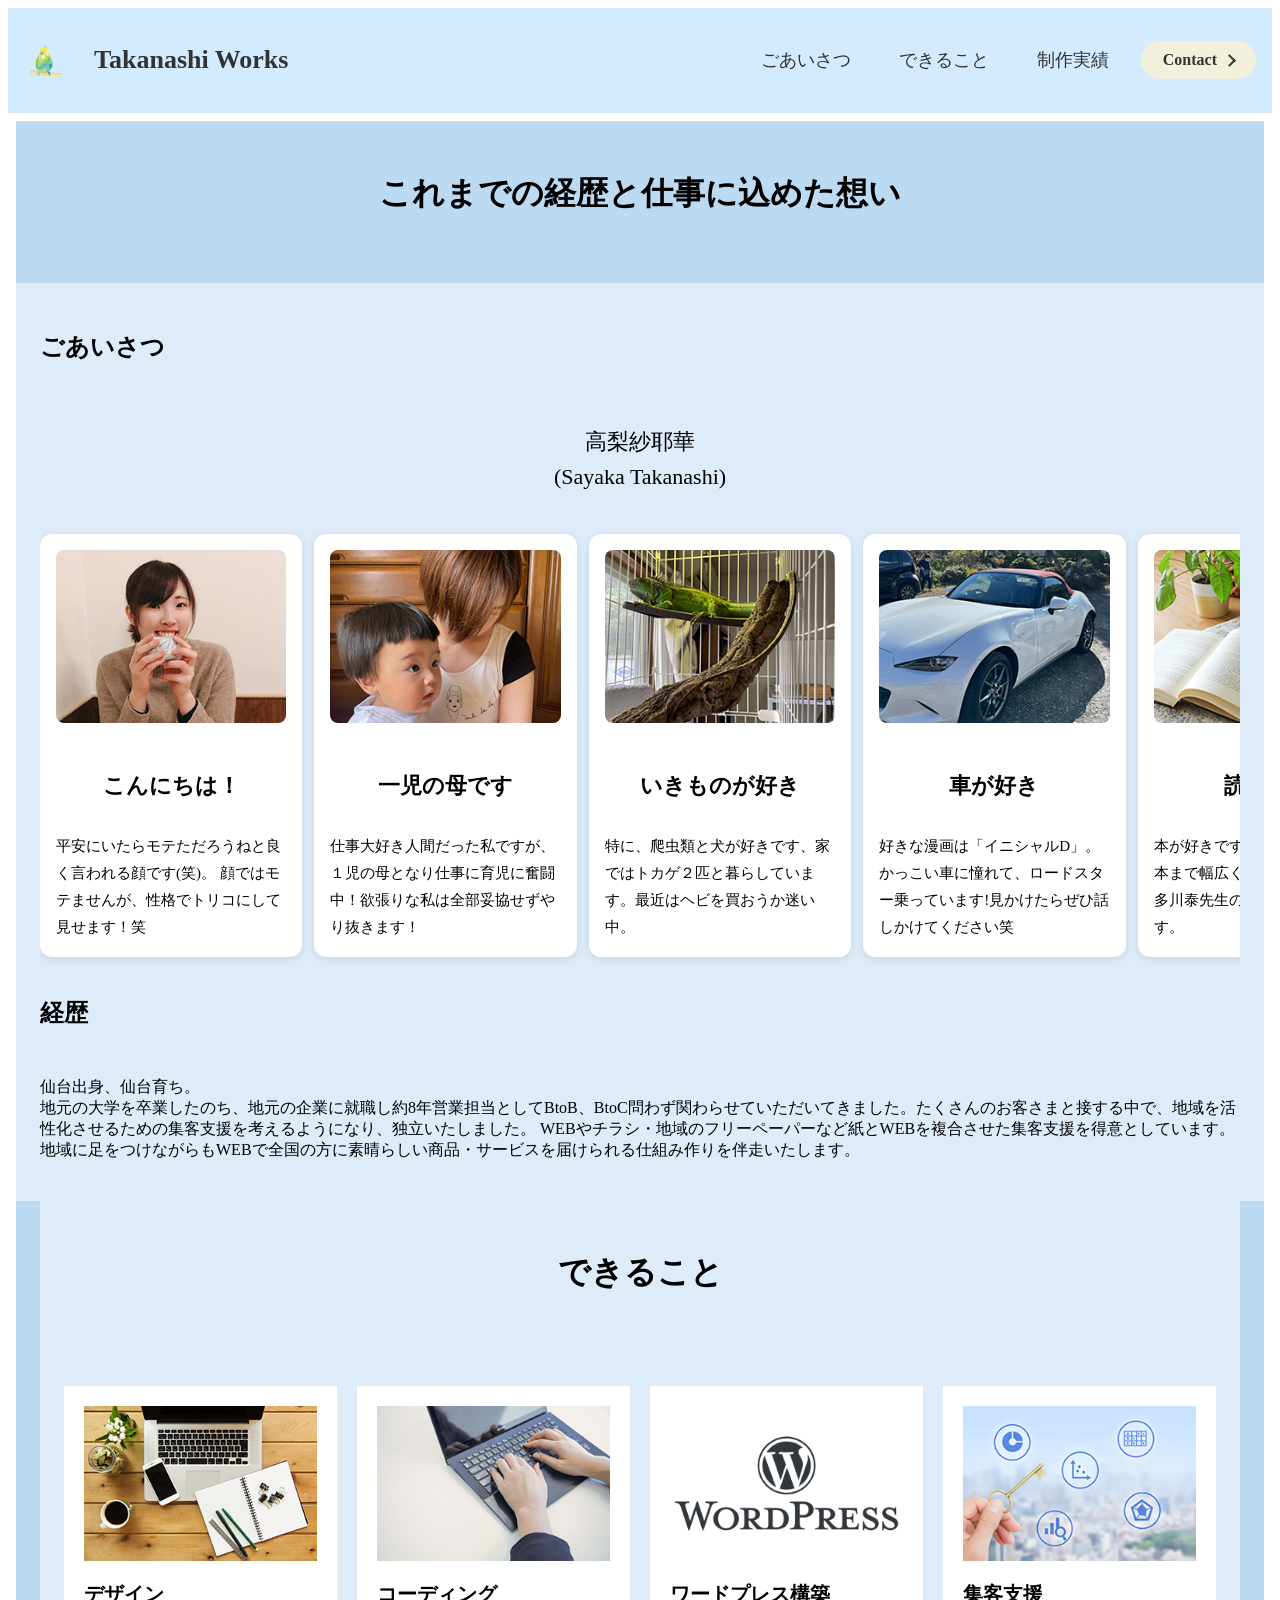
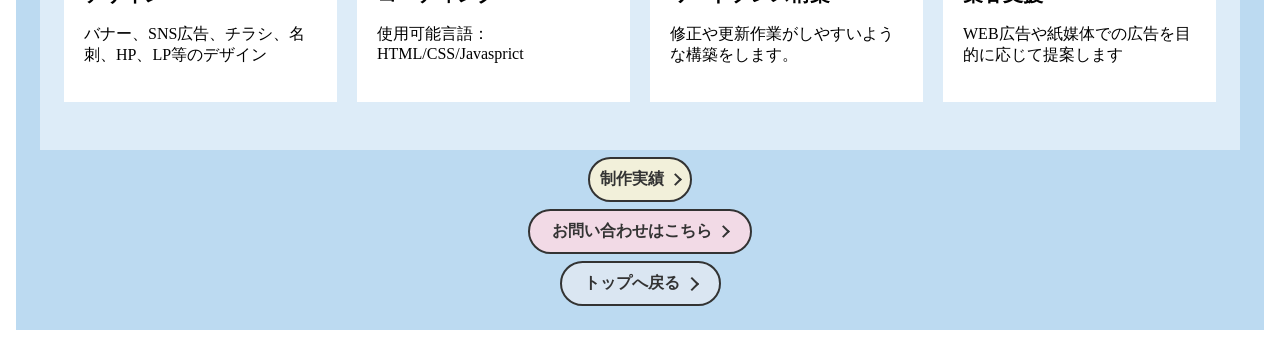
<file: about.html>
<!DOCTYPE html>
<html lang="ja">

<head>
    <meta charset="UTF-8">
    <meta name="viewport" content="width=device-width, initial-scale=1.0">
    <title>Takanashi Works</title>
    <link rel="stylesheet" href="CSS/style.css">
</head>

<body id="top">
    <!-- =================
Header
================= -->
    <header class="header">
        <div class="header__inner">
            <h1 class="header__logo">
                <a href="/">
                    <img src="img/logo_image.png" alt="Takanashi Works logo">
                    <span class="header__logo-text">
                        Takanashi Works
                    </span>
                </a>
            </h1>
            <!-- ハンバーガー -->
            <button class="hamburger" id="hamburger">
                <span></span>
                <span></span>
                <span></span>
            </button>
            <!-- ナビゲーション -->
            <div class="navigation-container">
                <nav class="nav" id="nav">
                    <ul class="nav__list">
                        <li><a href="/about.html">ごあいさつ</a></li>
                        <li><a href="#skils">できること</a></li>
                        <li><a href="/works.html">制作実績</a></li>
                    </ul>
                    <!-- CTAボタン-->
                    <a href="/contact.html" class="header__contact">
                        Contact
                    </a>

                </nav>
            </div>
        </div>
        <div class="overlay" id="overlay"></div>
    </header>
    <main>
        <!-- ABOUT -->
        <section class="profile">
            <h2 class="profile-title">これまでの経歴と仕事に込めた想い</h2>
            <div class="profile-wrapper">
                <h3 class="profile-ContentTitle">ごあいさつ</h3>
                <h4 class="profile-subTitle">高梨紗耶華<br>(Sayaka Takanashi)</h4>
                <div class="profile-card__item-wrapper">
                    <ul class="profileCard">
                        <li class="profileCard__item">
                            <div class="profileCard__img-area">
                                <img src="img/about_my.png" alt="自分の写真">
                            </div>
                            <div class="text-area">
                                <h3 class="profileCard__title">こんにちは！</h3>
                                <p class="profileCard__text">平安にいたらモテただろうねと良く言われる顔です(笑)。 顔ではモテませんが、性格でトリコにして見せます！笑</p>
                            </div>
                        </li>
                        <li class="profileCard__item">
                            <div class="profileCard__img-area">
                                <img src="img/about_mother.png" alt="子どもと自分の写真">
                            </div>
                            <div class="text-area">
                                <h3 class="profileCard__title">一児の母です</h3>
                                <p class="card__text">仕事大好き人間だった私ですが、１児の母となり仕事に育児に奮闘中！欲張りな私は全部妥協せずやり抜きます！</p>
                            </div>
                        </li>
                        <li class="profileCard__item">
                            <div class="profileCard__img-area">
                                <img src="img/about_mypet.png" alt="ペットの写真">
                            </div>
                            <div class="text-area">
                                <h3 class="profileCard__title">いきものが好き</h3>
                                <p class="profileCard__text">特に、爬虫類と犬が好きです、家ではトカゲ２匹と暮らしています。最近はヘビを買おうか迷い中。</p>
                            </div>
                        </li>
                        <li class="profileCard__item">
                            <div class="profileCard__img-area">
                                <img src="img/about_mycar.png" alt="車の写真">
                            </div>
                            <div class="text-area">
                                <h3 class="profileCard__title">車が好き</h3>
                                <p class="profileCard__text">好きな漫画は「イニシャルD」。かっこい車に憧れて、ロードスター乗っています!見かけたらぜひ話しかけてください笑</p>
                            </div>
                        </li>
                        <li class="profileCard__item">
                            <div class="profileCard__img-area">
                                <img src="img/about_imagebook.png" alt="本の写真">
                            </div>
                            <div class="text-area">
                                <h3 class="profileCard__title">読書好き</h3>
                                <p class="profileCard__text">本が好きです。小説から自己啓発本まで幅広く読みます。特に、喜多川泰先生のファン歴10年以上です。</p>
                            </div>
                        </li>
                    </ul>
                </div>
                <div>
                    <h3 class="profile-ContentTitle">経歴</h3>
                </div>
                <div class="profile-ContentText">
                    <p>仙台出身、仙台育ち。<br>
                        地元の大学を卒業したのち、地元の企業に就職し約8年営業担当としてBtoB、BtoC問わず関わらせていただいてきました。たくさんのお客さまと接する中で、地域を活性化させるための集客支援を考えるようになり、独立いたしました。
                        WEBやチラシ・地域のフリーペーパーなど紙とWEBを複合させた集客支援を得意としています。地域に足をつけながらもWEBで全国の方に素晴らしい商品・サービスを届けられる仕組み作りを伴走いたします。
                    </p>
                </div>
            </div>
            <div class="skils-wrapper">
                <div>
                    <h2 class="skils-title">できること</h2>
                </div>
                <div class="skils-card__item-wrapper">
                    <ul class="skilsCard">
                        <li class="skilsCard__item">
                            <div class="skilsCard__img-area">
                                <img src="img/design(300*200)skils-1.png" alt="パソコンとノート">
                            </div>
                            <div class="skilsCard_text-area">
                                <h3 class="skilsCard__title">デザイン</h3>
                                <p>バナー、SNS広告、チラシ、名刺、HP、LP等のデザイン</p>
                            </div>
                        </li>
                        <li class="skilsCard__item">
                            <div class="skilsCard__img-area">
                                <img src="img/cording(300*200)skils-2.png" alt="パソコンで作業をする手">
                            </div>
                            <div class="skilsCard_text-area">
                                <h3 class="skilsCard__title">コーディング</h3>
                                <p>使用可能言語：HTML/CSS/Javasprict</p>
                            </div>
                        </li>
                        <li class="skilsCard__item">
                            <div class="skilsCard__img-area">
                                <img src="img/wordpress(300*200)skils-4.png" alt="ワードプレス">
                            </div>
                            <div class="skilsCard_text-area">
                                <h3 class="skilsCard__title">ワードプレス構築</h3>
                                <p>修正や更新作業がしやすいような構築をします。</p>
                            </div>
                        </li>
                        <li class="skilsCard__item">
                            <div class="skilsCard__img-area">
                                <img src="img/集客支援(300*200)skils-4.png" alt="集客支援の画像">
                            </div>
                            <div class="skilsCard_text-area">
                                <h3 class="skilsCard__title">集客支援</h3>
                                <p>WEB広告や紙媒体での広告を目的に応じて提案します</p>
                            </div>
                        </li>
                    </ul>
                </div>
            </div>
            <div class="button-container">
                <a href="/works.html" class="works-button">制作実績</a>
                <a href="/contact.html" class="contact-button">お問い合わせはこちら</a>
                <a href="/index.html" class="back-button">トップへ戻る</a>
            </div>

        </section>

    </main>
    <script src="js/main.js"></script>
</body>
</file>
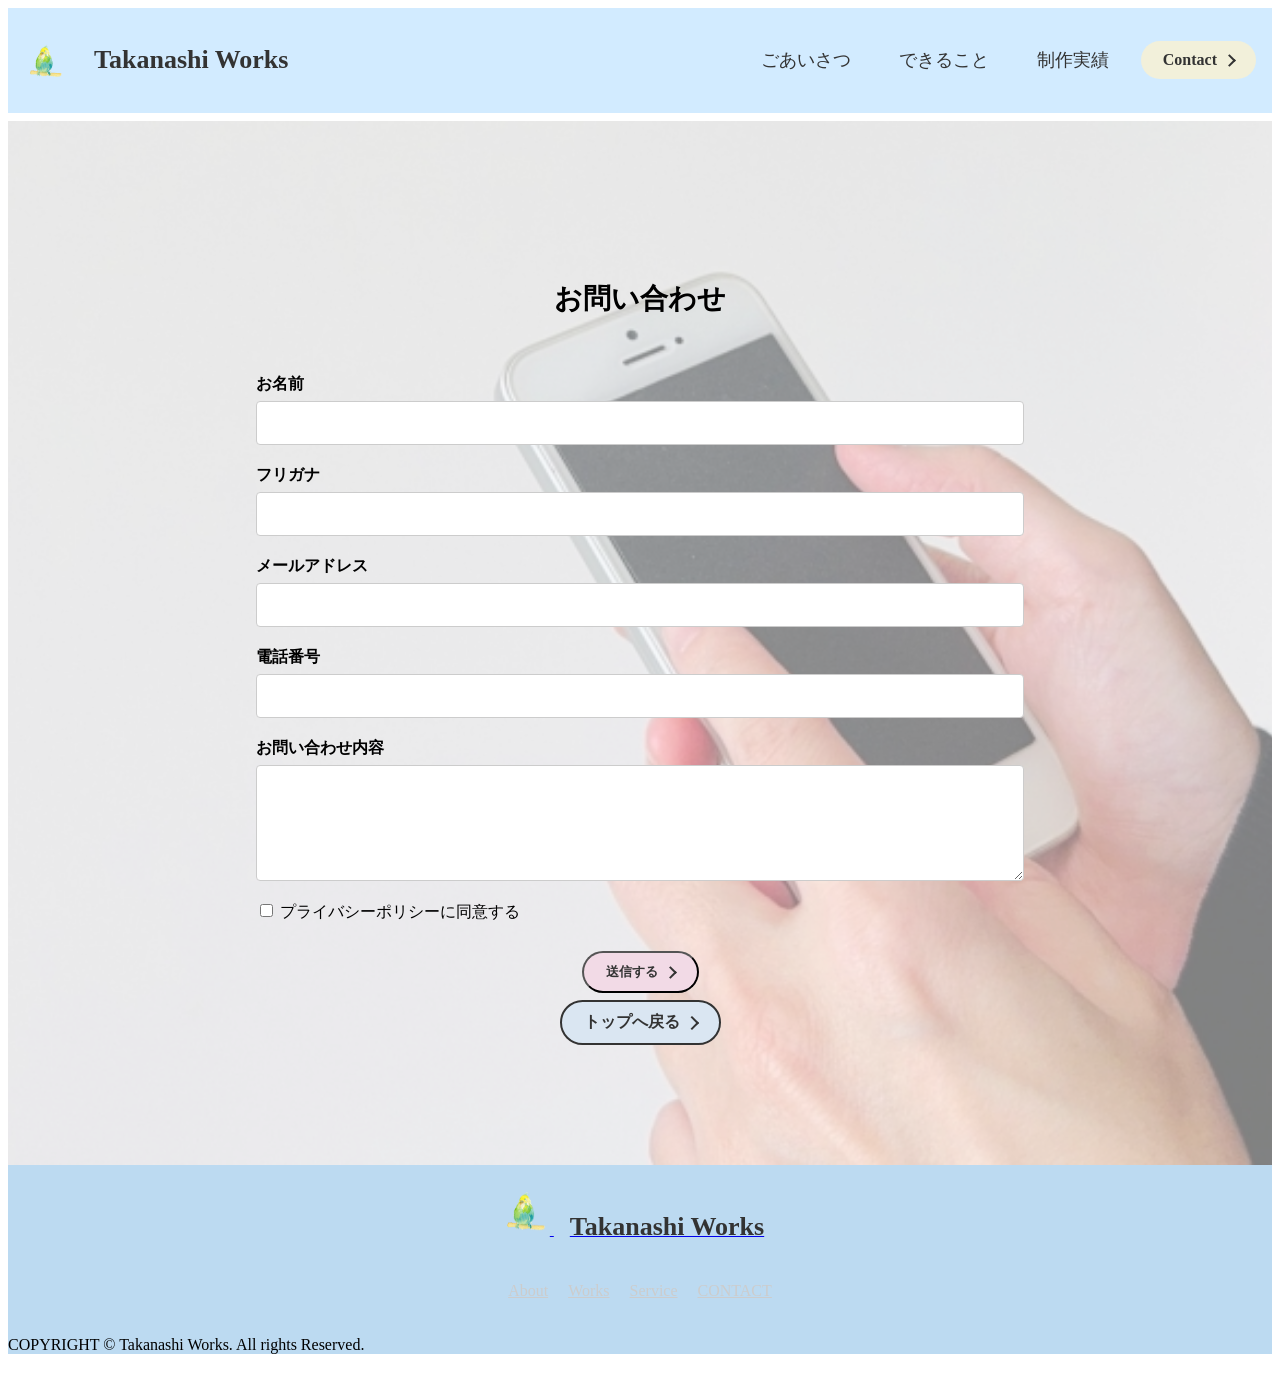
<file: contact.html>
<!DOCTYPE html>
<html lang="ja">

<head>
    <meta charset="UTF-8">
    <meta name="viewport" content="width=device-width, initial-scale=1.0">
    <title>Takanashi Works</title>
    <link rel="stylesheet" href="CSS/style.css">
</head>

<body>
    <!-- =================
Header
================= -->
    <!-- =================
Header
================= -->
    <header class="header">
        <div class="header__inner">
            <h1 class="header__logo">
                <a href="/">
                    <img src="img/logo_image.png" alt="Takanashi Works logo">
                    <span class="header__logo-text">
                        Takanashi Works
                    </span>
                </a>
            </h1>
            <!-- ハンバーガー -->
            <button class="hamburger" id="hamburger">
                <span></span>
                <span></span>
                <span></span>
            </button>
            <!-- ナビゲーション -->
            <div class="navigation-container">
                <nav class="nav" id="nav">
                    <ul class="nav__list">
                        <li><a href="/about.html">ごあいさつ</a></li>
                        <li><a href="#skils">できること</a></li>
                        <li><a href="/works.html">制作実績</a></li>
                    </ul>
                    <!-- CTAボタン-->
                    <a href="/contact.html" class="header__contact">
                        Contact
                    </a>

                </nav>
            </div>
        </div>
        <div class="overlay" id="overlay"></div>
    </header>
    <!-- Contact -->
    <section class="contact">
        <div class="contact__inner">
            <h2 class="contact__title">お問い合わせ</h2>
            <form class="contact__form" action="#" method="post">
                <!-- 名前 -->
                <div class="form-group">
                    <label for="name">お名前</label>
                    <input type="text" id="name" name="name" required>
                </div>
                <!-- フリガナ -->
                <div class="form-group">
                    <label for="kana">フリガナ</label>
                    <input type="text" id="kana" name="kana" required>
                </div>
                <!-- メール -->
                <div class="form-group">
                    <label for="email">メールアドレス</label>
                    <input type="email" id="email" name="email" required>
                </div>
                <!-- 電話 -->
                <div class="form-group">
                    <label for="tel">電話番号</label>
                    <input type="tel" id="tel" name="tel" required>
                </div>
                <!-- お問い合わせ内容-->
                <div class="form-group">
                    <label for="message">お問い合わせ内容</label>
                    <textarea id="message" name="message" rows="5"></textarea>
                </div>
                <!-- プライバシーポリシー -->
                <div class="form-check">
                    <label>
                        <input type="checkbox" name="privacy" required>
                        プライバシーポリシーに同意する
                    </label>
                </div>
                <!-- 送信するボタン -->
                <div class="form-submit">
                    <button type="submit">送信する</button>
                    <a href="/index.html" class="back-button">トップへ戻る</a>
                </div>

            </form>
        </div>

    </section>
    </main>
    <footer id="footer" class="footer outer-block">
        <div class="logo">

            <a href="#">
                <img src="img/logo_image.png" alt="鳥">
                <span class="header__logo-text">
                    Takanashi Works
                </span>
            </a>
        </div>
        <ul class="nav">
            <li><a href="#">About</a></li>
            <li><a href="#">Works</a></li>
            <li><a href="#">Service</a></li>
            <li><a href="#">CONTACT</a></li>
        </ul>
        <p class="copyright">
            COPYRIGHT © Takanashi Works. All rights Reserved.
        </p>
    </footer>
    <script src="js/main.js"></script>
</body>
</file>
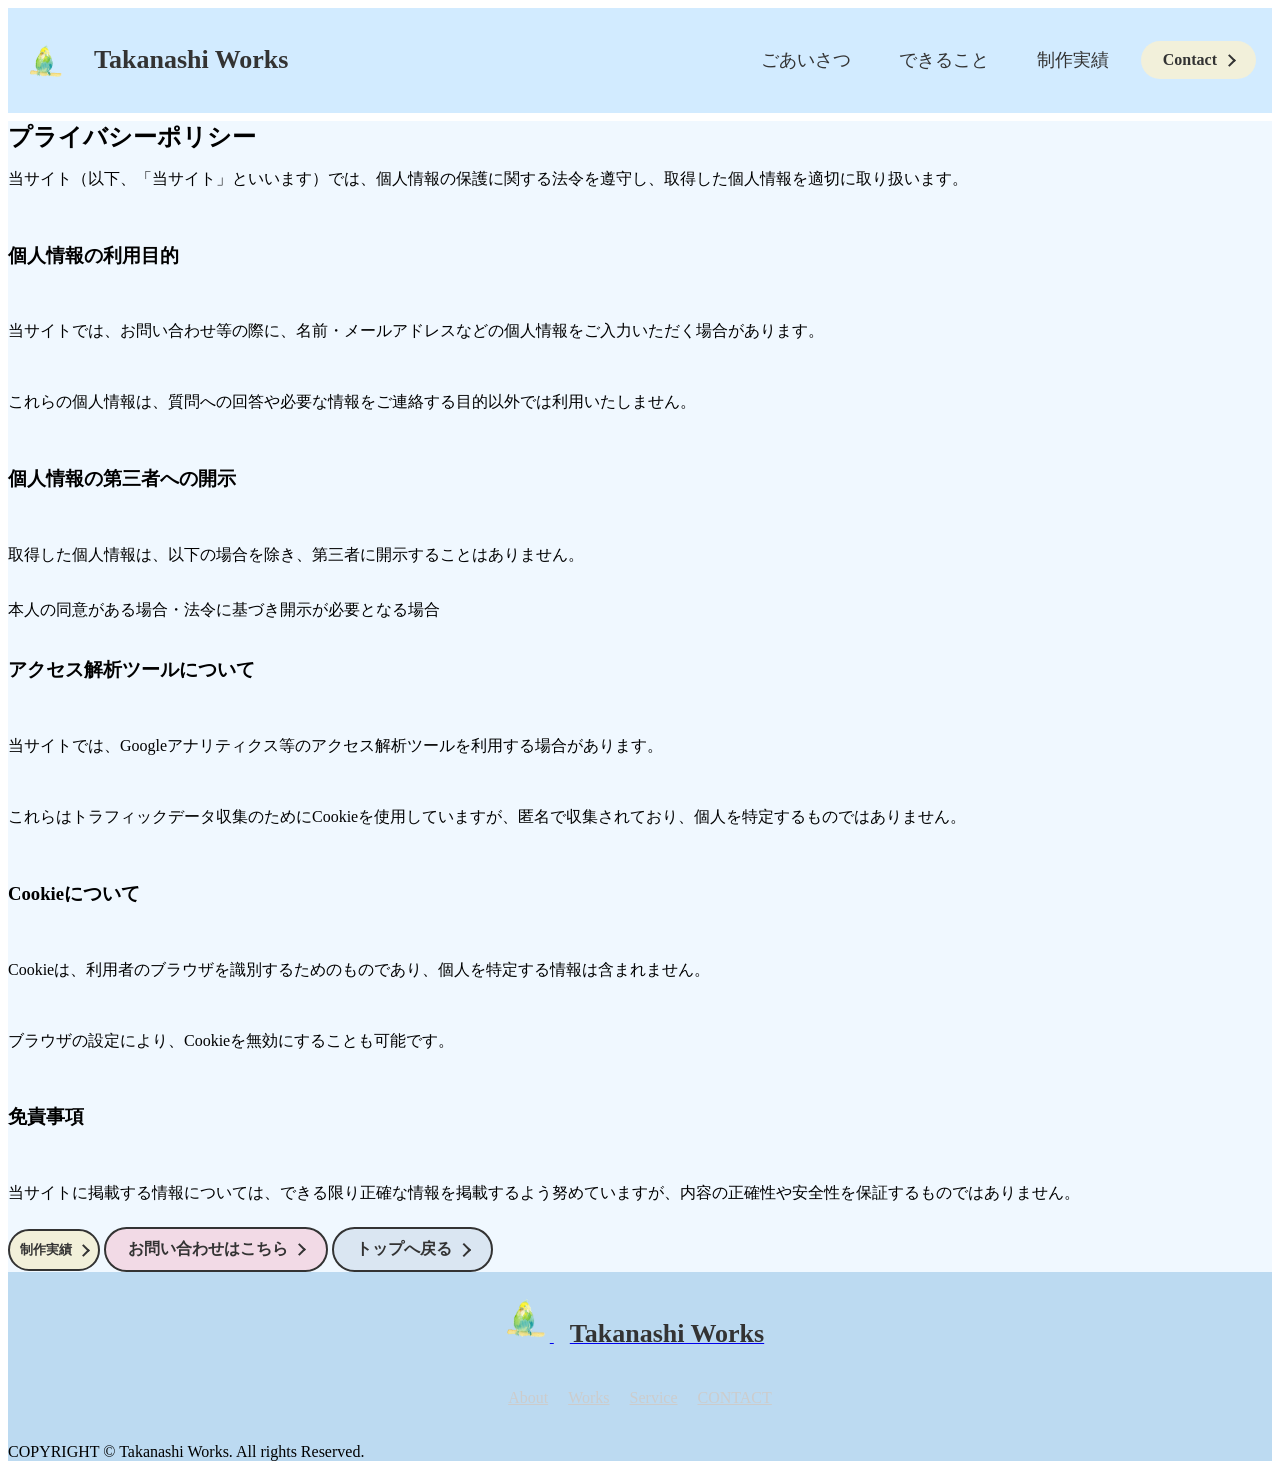
<file: privacy.html>
<!DOCTYPE html>
<html lang="ja">

<head>
    <meta charset="UTF-8">
    <meta name="viewport" content="width=device-width, initial-scale=1.0">
    <title>Takanashi Works</title>
    <link rel="stylesheet" href="CSS/style.css">
</head>

<body>
    <!-- =================
Header
================= -->
    <header class="header">
        <div class="header__inner">
            <h1 class="header__logo">
                <a href="/">
                    <img src="img/logo_image.png" alt="Takanashi Works logo">
                    <span class="header__logo-text">
                        Takanashi Works
                    </span>
                </a>
            </h1>
            <!-- ナビゲーション -->
            <nav class="nav">
                <ul class="nav__list">
                    <li><a href="/about.html">ごあいさつ</a></li>
                    <li><a href="#service">できること</a></li>
                    <li><a href="/works.html">制作実績</a></li>
                </ul>
            </nav>
            <!-- CTAボタン-->
            <a href="#contact" class="header__contact">
                Contact
            </a>
        </div>
    </header>
    <main>
        <section class="privacy">
            <div class="privacy-wrapper">
                <div class="privacy-Container">
                    <h2 class="privacy-title">プライバシーポリシー</h2>
                    <div class="privacy-text">
                        <p class="privacy-textP">当サイト（以下、「当サイト」といいます）では、個人情報の保護に関する法令を遵守し、取得した個人情報を適切に取り扱います。</p><br>
                        <h3>個人情報の利用目的</h3><br>
                        <p>当サイトでは、お問い合わせ等の際に、名前・メールアドレスなどの個人情報をご入力いただく場合があります。</p><br>
                        <p>これらの個人情報は、質問への回答や必要な情報をご連絡する目的以外では利用いたしません。</p><br>
                        <h3>個人情報の第三者への開示</h3><br>
                        <p>取得した個人情報は、以下の場合を除き、第三者に開示することはありません。</p><br>
                        <ul>
                            <li>本人の同意がある場合・法令に基づき開示が必要となる場合</li>
                        </ul><br>
                        <h3>アクセス解析ツールについて</h3><br>
                        <p>当サイトでは、Googleアナリティクス等のアクセス解析ツールを利用する場合があります。</p><br>
                        <p>これらはトラフィックデータ収集のためにCookieを使用していますが、匿名で収集されており、個人を特定するものではありません。</p><br>
                        <h3>Cookieについて</h3><br>
                        <p>Cookieは、利用者のブラウザを識別するためのものであり、個人を特定する情報は含まれません。</p><br>
                        <p>ブラウザの設定により、Cookieを無効にすることも可能です。</p><br>
                        <h3>免責事項</h3><br>
                        <p>当サイトに掲載する情報については、できる限り正確な情報を掲載するよう努めていますが、内容の正確性や安全性を保証するものではありません。</p>

                    </div>
                </div>
            </div>
            <button class="works-button">制作実績</button>
            <a href="/contact.html" class="contact-button">お問い合わせはこちら</a>
            <a href="/index.html" class="back-button">トップへ戻る</a>
        </section>

    </main>
    <footer id="footer" class="footer outer-block">
        <div class="logo">

            <a href="#">
                <img src="img/logo_image.png" alt="鳥">
                <span class="header__logo-text">
                    Takanashi Works
                </span>
            </a>
        </div>
        <ul class="nav">
            <li><a href="#">About</a></li>
            <li><a href="#">Works</a></li>
            <li><a href="#">Service</a></li>
            <li><a href="#">CONTACT</a></li>
        </ul>
        <p class="copyright">
            COPYRIGHT © Takanashi Works. All rights Reserved.
        </p>
    </footer>
    <script src="js/main.js"></script>
</body>
</file>
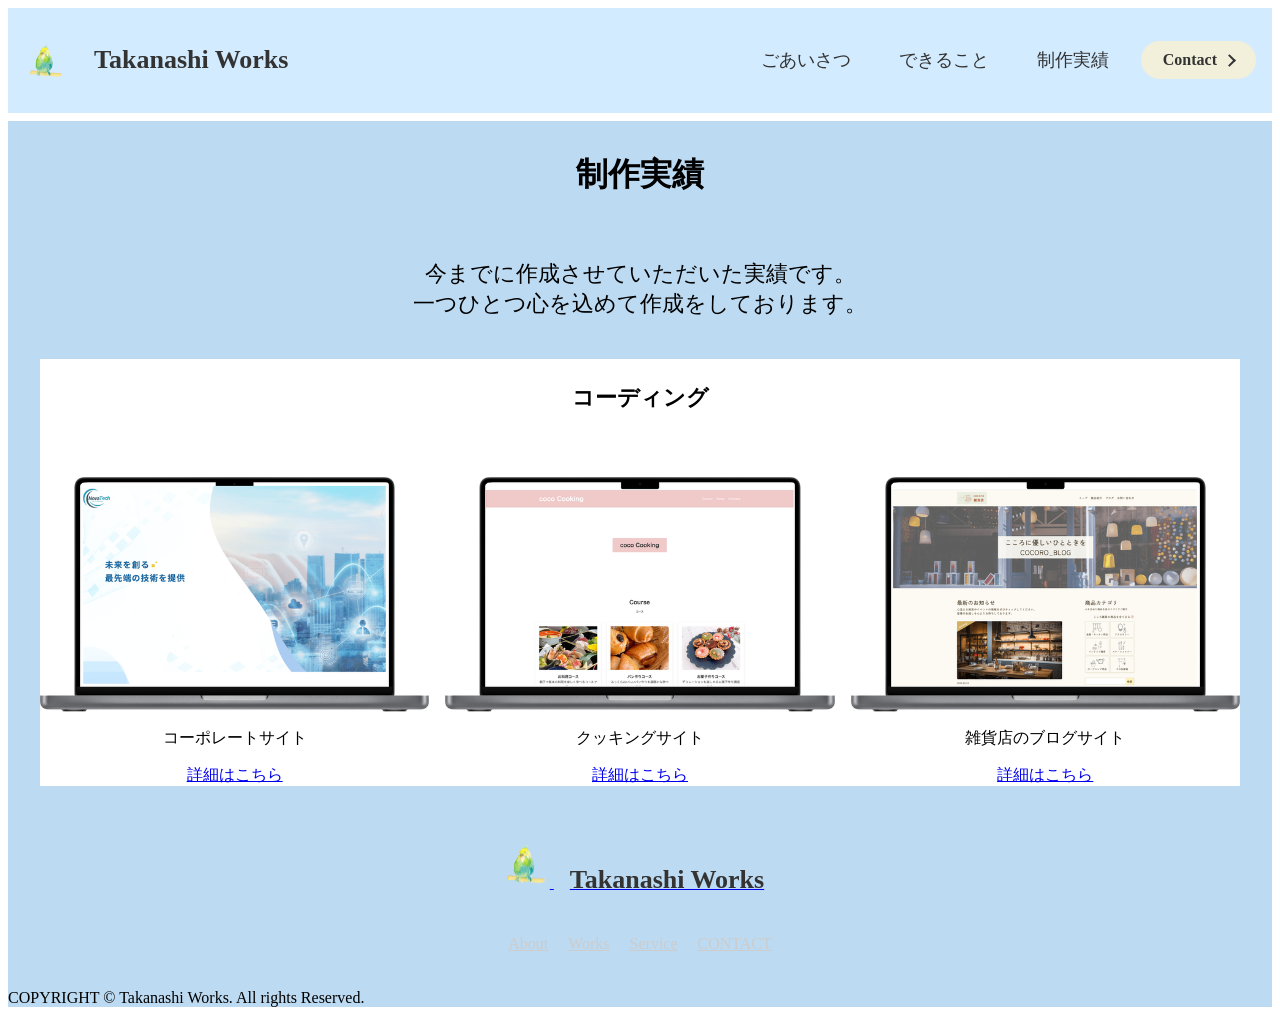
<file: works.html>
<!DOCTYPE html>
<html lang="ja">

<head>
    <meta charset="UTF-8">
    <meta name="viewport" content="width=device-width, initial-scale=1.0">
    <title>Takanashi Works</title>
    <link rel="stylesheet" href="CSS/style.css">
</head>

<body id="top">
    <!-- =================
Header
================= -->
    <header class="header">
        <div class="header__inner">
            <h1 class="header__logo">
                <a href="/">
                    <img src="img/logo_image.png" alt="Takanashi Works logo">
                    <span class="header__logo-text">
                        Takanashi Works
                    </span>
                </a>
            </h1>
            <!-- ハンバーガー -->
            <button class="hamburger" id="hamburger">
                <span></span>
                <span></span>
                <span></span>
            </button>
            <!-- ナビゲーション -->
            <div class="navigation-container">
                <nav class="nav" id="nav">
                    <ul class="nav__list">
                        <li><a href="/about.html">ごあいさつ</a></li>
                        <li><a href="#skils">できること</a></li>
                        <li><a href="#works">制作実績</a></li>
                    </ul>
                    <!-- CTAボタン-->
                    <a href="/contact.html" class="header__contact">
                        Contact
                    </a>

                </nav>
            </div>
        </div>
        <div class="overlay" id="overlay"></div>
    </header>
    <main>
        <!-- WORKS -->
        <section class="section__works">
            <h2 class="works-sectionTitle">制作実績</h2>
            <p class="works-sectionP">今までに作成させていただいた実績です。<br>
                一つひとつ心を込めて作成をしております。
            </p>
            <div class="works-section">
                <h3 class="works-HPdesignTitle">コーディング</h3>
                <div class="works-sectionContainer">

                    <div class="works-HPdesign">
                        <div class="works-HPdesignImage">
                            <a href="https://sayakajhon0806-prog.github.io/corporate-site/">
                                <img src="img/works-corporatesite.png" alt="企業サイトの画像">
                            </a>
                            <div class="works-HPdesign__title">
                                コーポレートサイト
                            </div>
                            <div class="works-HPdesign__text">
                                <span>
                                    <a href="https://sayakajhon0806-prog.github.io/corporate-site/">詳細はこちら</a>
                                </span>
                            </div>
                        </div>
                    </div>

                    <div class="works-HPdesign">
                        <div class="works-HPdesignImage">
                            <a href="https://sayakajhon0806-prog.github.io/coco-cafe/">
                                <img src="img/works-cooking.png" alt="クッキングサイトの画像">
                            </a>
                            <div class="works-HPdesign__title">
                                クッキングサイト
                            </div>
                            <div class="works-HPdesign__text">
                                <span>
                                    <a href="https://sayakajhon0806-prog.github.io/coco-cafe/">詳細はこちら</a>
                                    </span>
                            </div>
                        </div>
                    </div>


                    <div class="works-HPdesign">
                        <div class="works-HPdesignImage">
                            <a href="https://sayakajhon0806-prog.github.io/cocoro-BlogSite/">
                                <img src="img/workd-blog.png" alt="2カラムのブログサイト">
                            </a>
                            <div class="works-HPdesign__title">
                                雑貨店のブログサイト
                            </div>
                            <div class="works-HPdesign__text">
                                <span>
                                    <a href="https://sayakajhon0806-prog.github.io/cocoro-BlogSite/">詳細はこちら</a>
                                </span>
                            </div>
                        </div>
                    </div>
                </div>
            </div>
            </div>
            </div>
            </div>
        </section>
        <footer id="footer" class="footer outer-block">
        <div class="logo">

            <a href="#">
                <img src="img/logo_image.png" alt="鳥">
                <span class="header__logo-text">
                    Takanashi Works
                </span>
            </a>
        </div>
        <ul class="nav">
            <li><a href="#">About</a></li>
            <li><a href="#">Works</a></li>
            <li><a href="#">Service</a></li>
            <li><a href="#">CONTACT</a></li>
        </ul>
        <p class="copyright">
            COPYRIGHT © Takanashi Works. All rights Reserved.
        </p>
    </footer>
    </main>
</file>
<file: CSS/style.css>
@charset "UTF-8";
/* ====================
Header
==================== */
.header {
  background: #d2ebff;
  /* 画像の薄ブルー */
}

/* 横並びレイアウト */
.header__inner {
  margin: 8px;
  padding: 8px;
  display: -webkit-box;
  display: -ms-flexbox;
  display: flex;
  -webkit-box-pack: justify;
      -ms-flex-pack: justify;
          justify-content: space-between;
  -webkit-box-align: center;
      -ms-flex-align: center;
          align-items: center;
}

.navigation-container {
  display: -webkit-box;
  display: -ms-flexbox;
  display: flex;
  -webkit-box-pack: end;
      -ms-flex-pack: end;
          justify-content: flex-end;
  -webkit-box-align: center;
      -ms-flex-align: center;
          align-items: center;
}

/* ====================
ロゴ
==================== */
.header__logo a {
  display: -webkit-box;
  display: -ms-flexbox;
  display: flex;
  -webkit-box-align: center;
      -ms-flex-align: center;
          align-items: center;
  gap: 12px;
  text-decoration: none;
  color: #111;
}

.header__logo img {
  height: 42px;
  width: auto;
}

.header__logo-text {
  font-size: 26px;
  font-weight: 700;
}

/* ハンバーガー */
.hamburger {
  width: 50px;
  height: 60px;
  position: absolute;
  right: 50px;
  display: none;
  -webkit-box-orient: vertical;
  -webkit-box-direction: normal;
      -ms-flex-direction: column;
          flex-direction: column;
  -webkit-box-pack: justify;
      -ms-flex-pack: justify;
          justify-content: space-between;
  margin-left: auto;
  -webkit-appearance: none;
     -moz-appearance: none;
          appearance: none;
  border: none;
  background: transparent;
  padding: 0;
  gap: 8px;
}

.hamburger span {
  display: block;
  width: 100%;
  height: 2px;
  background-color: #333;
  border-radius: 2px;
}

/* タブレット時 */
@media (max-width: 1024px) {
  .hamburger {
    display: -webkit-box;
    display: -ms-flexbox;
    display: flex;
  }
  .navigation-container {
    display: -webkit-box;
    display: -ms-flexbox;
    display: flex;
  }
  .nav {
    position: fixed;
    top: 0;
    right: -100%;
    width: 70%;
    height: 100vh;
    background: #c0ecff;
    -webkit-transition: 0.3s;
    transition: 0.3s;
    padding-top: 80px;
    z-index: 1000;
  }
  .nav.active {
    right: 0;
    display: -webkit-box;
    display: -ms-flexbox;
    display: flex;
    -webkit-box-orient: vertical;
    -webkit-box-direction: normal;
        -ms-flex-direction: column;
            flex-direction: column;
  }
  .nav__list {
    display: -webkit-box;
    display: -ms-flexbox;
    display: flex;
    -webkit-box-orient: vertical;
    -webkit-box-direction: normal;
        -ms-flex-direction: column;
            flex-direction: column;
    gap: 20px;
    padding-left: 20px;
  }
  .header__contact {
    display: block;
    -webkit-box-pack: center;
        -ms-flex-pack: center;
            justify-content: center;
    margin: 30px 20px;
    padding: 12px;
    text-align: center;
    background: #333;
    color: #fff;
    border-radius: 8px;
    text-decoration: none;
    font-weight: bold;
  }
  /* オーバーレイ（背景） */
  .overlay {
    position: fixed;
    top: 0;
    left: 0;
    width: 100%;
    height: 100%;
    background: rgba(0, 0, 0, 0.5);
    opacity: 0;
    visibility: hidden;
    -webkit-transition: 0.3s;
    transition: 0.3s;
    z-index: 999;
  }
  /* 開いたとき */
  .overlay.active {
    opacity: 1;
    visibility: visible;
  }
}
/*スマホ表示*/
@media (max-width: 768px) {
  .header__logo a {
    display: -webkit-box;
    display: -ms-flexbox;
    display: flex;
    -webkit-box-align: center;
        -ms-flex-align: center;
            align-items: center;
    gap: 12px;
    text-decoration: none;
    color: #111;
  }
  .header__logo img {
    height: 42px;
    width: auto;
  }
  .header__logo-text {
    font-size: 20px;
    font-weight: 700;
  }
}
/* ====================
ナビ
==================== */
.nav {
  margin-left: auto;
  /* ← これが超重要 */
  display: -webkit-box;
  display: -ms-flexbox;
  display: flex;
}

.nav__list {
  display: -webkit-box;
  display: -ms-flexbox;
  display: flex;
  -webkit-box-align: center;
      -ms-flex-align: center;
          align-items: center;
  gap: 48px;
  list-style: none;
  margin: 0;
  padding: 0;
}

.nav__list a {
  text-decoration: none;
  color: #333;
  font-size: 18px;
  font-weight: 500;
}

/* ====================
Contactボタン
==================== */
.header__contact {
  margin-left: 32px;
  display: -webkit-inline-box;
  display: -ms-inline-flexbox;
  display: inline-flex;
  -webkit-box-align: center;
      -ms-flex-align: center;
          align-items: center;
  gap: 8px;
  padding: 10px 22px;
  border-radius: 9999px;
  background: #f2f0da;
  color: #333;
  text-decoration: none;
  font-weight: 600;
  -webkit-transition: 0.3s;
  transition: 0.3s;
}

/* 矢印 */
.header__contact::after {
  content: "";
  width: 7px;
  height: 7px;
  border-top: 2px solid #333;
  border-right: 2px solid #333;
  -webkit-transform: rotate(45deg);
          transform: rotate(45deg);
  -webkit-transition: -webkit-transform 0.3s;
  transition: -webkit-transform 0.3s;
  transition: transform 0.3s;
  transition: transform 0.3s, -webkit-transform 0.3s;
}

.header__contact:hover {
  -webkit-transform: translateY(-2px);
          transform: translateY(-2px);
}

.header__contact:hover::after {
  -webkit-transform: rotate(45deg) translateX(4px);
          transform: rotate(45deg) translateX(4px);
}

#footer {
  position: relative;
  background: #bcdaf1;
}

#footer .logo {
  text-align: center;
  padding: 20px 0;
}

#footer .logo a {
  display: inline-block;
}

#footer .logo img {
  height: 50px;
  width: auto;
}

#footer .nav a {
  display: block;
  padding: 0 10px;
  color: #ccc;
}

@media only screen and (min-width: 641px) {
  #footer .nav {
    display: -webkit-box;
    display: -ms-flexbox;
    display: flex;
    -webkit-box-align: center;
    -ms-flex-align: center;
    align-items: center;
    -webkit-box-pack: center;
    -ms-flex-pack: center;
    justify-content: center;
    padding: 20px 0;
  }
  #footer .nav a:hover {
    color: #ca353b;
  }
}
.about-button {
  display: -webkit-box;
  display: -ms-flexbox;
  display: flex;
  -webkit-box-align: center;
      -ms-flex-align: center;
          align-items: center;
  gap: 8px;
  margin: 40px auto 0;
  padding: 10px 22px;
  border-radius: 9999px;
  background: #f2f0da;
  color: #333;
  text-decoration: none;
  font-weight: 600;
  -webkit-transition: 0.3s;
  transition: 0.3s;
}

.about-button::after {
  content: "";
  width: 7px;
  height: 7px;
  border-top: 2px solid #333;
  border-right: 2px solid #333;
  -webkit-transform: rotate(45deg);
          transform: rotate(45deg);
  -webkit-transition: -webkit-transform 0.3s;
  transition: -webkit-transform 0.3s;
  transition: transform 0.3s;
  transition: transform 0.3s, -webkit-transform 0.3s;
}

.about-button:hover {
  -webkit-transform: translateY(-2px);
          transform: translateY(-2px);
}

.about-button:hover::after {
  -webkit-transform: rotate(45deg) translateX(4px);
          transform: rotate(45deg) translateX(4px);
}

.works-button {
  display: -webkit-inline-box;
  display: -ms-inline-flexbox;
  display: inline-flex;
  -webkit-box-align: center;
      -ms-flex-align: center;
          align-items: center;
  gap: 7px;
  margin: 7px auto 0;
  padding: 10px 10px;
  border: 2px solid #333;
  border-radius: 9999px;
  background: #f2f0da;
  color: #333;
  text-decoration: none;
  font-weight: 600;
  -webkit-transition: 0.3s;
  transition: 0.3s;
}

.works-button::after {
  content: "";
  width: 7px;
  height: 7px;
  border-top: 2px solid #333;
  border-right: 2px solid #333;
  -webkit-transform: rotate(45deg);
          transform: rotate(45deg);
  -webkit-transition: -webkit-transform 0.3s;
  transition: -webkit-transform 0.3s;
  transition: transform 0.3s;
  transition: transform 0.3s, -webkit-transform 0.3s;
}

.works-button:hover {
  -webkit-transform: translateY(-2px);
          transform: translateY(-2px);
}

.works-button:hover::after {
  -webkit-transform: rotate(45deg) translateX(4px);
          transform: rotate(45deg) translateX(4px);
}

.contact-button {
  display: -webkit-inline-box;
  display: -ms-inline-flexbox;
  display: inline-flex;
  -webkit-box-align: center;
      -ms-flex-align: center;
          align-items: center;
  gap: 7px;
  margin: 7px auto 0;
  padding: 10px 22px;
  border: 2px solid #333;
  border-radius: 9999px;
  background: #f2dae6;
  color: #333;
  text-decoration: none;
  font-weight: 600;
  -webkit-transition: 0.3s;
  transition: 0.3s;
}

.contact-button::after {
  content: "";
  width: 7px;
  height: 7px;
  border-top: 2px solid #333;
  border-right: 2px solid #333;
  -webkit-transform: rotate(45deg);
          transform: rotate(45deg);
  -webkit-transition: -webkit-transform 0.3s;
  transition: -webkit-transform 0.3s;
  transition: transform 0.3s;
  transition: transform 0.3s, -webkit-transform 0.3s;
}

.contact-button:hover {
  -webkit-transform: translateY(-2px);
          transform: translateY(-2px);
}

.contact-button:hover::after {
  -webkit-transform: rotate(45deg) translateX(4px);
          transform: rotate(45deg) translateX(4px);
}

.back-button {
  display: -webkit-inline-box;
  display: -ms-inline-flexbox;
  display: inline-flex;
  -webkit-box-align: center;
      -ms-flex-align: center;
          align-items: center;
  gap: 7px;
  margin: 7px auto 0;
  padding: 10px 22px;
  border: 2px solid #333;
  border-radius: 9999px;
  background: #dae6f2;
  color: #333;
  text-decoration: none;
  font-weight: 600;
  -webkit-transition: 0.3s;
  transition: 0.3s;
}

.back-button::after {
  content: "";
  width: 8px;
  height: 8px;
  border-top: 2px solid #333;
  border-right: 2px solid #333;
  -webkit-transform: rotate(45deg);
          transform: rotate(45deg);
  -webkit-transition: -webkit-transform 0.3s;
  transition: -webkit-transform 0.3s;
  transition: transform 0.3s;
  transition: transform 0.3s, -webkit-transform 0.3s;
}

.back-button:hover {
  -webkit-transform: translateY(-2px);
          transform: translateY(-2px);
}

.back-button:hover::after {
  -webkit-transform: rotate(45deg) translateX(4px);
          transform: rotate(45deg) translateX(4px);
}

#page-top {
  position: fixed;
  bottom: 30px;
  right: 30px;
  display: -webkit-box;
  display: -ms-flexbox;
  display: flex;
  -webkit-box-align: center;
      -ms-flex-align: center;
          align-items: center;
  -webkit-box-pack: center;
      -ms-flex-pack: center;
          justify-content: center;
  width: 50px;
  height: 50px;
  border-radius: 50%;
  background: #dae6f2;
  text-decoration: none;
  -webkit-box-shadow: 0 4px 10px rgba(0, 0, 0, 0.15);
          box-shadow: 0 4px 10px rgba(0, 0, 0, 0.15);
  -webkit-transition: 0.3s;
  transition: 0.3s;
}

/*矢印*/
#page-top::before {
  content: "";
  width: 10px;
  height: 10px;
  border-top: 2px soild #333;
  border-left: 2px soild #333;
  -webkit-transform: rotate(45deg);
          transform: rotate(45deg);
}

/*ホバー*/
#page-top:hover {
  -webkit-transform: translateY(-3px);
          transform: translateY(-3px);
}

/*button-containerのCSS*/
.button-container {
  display: -webkit-box;
  display: -ms-flexbox;
  display: flex;
  -webkit-box-orient: vertical;
  -webkit-box-direction: normal;
      -ms-flex-direction: column;
          flex-direction: column;
  -webkit-box-align: center;
      -ms-flex-align: center;
          align-items: center;
}

.privacy {
  background-color: aliceblue;
}

.privacy-title {
  margin: 0 auto;
}

.fv {
  position: relative;
  background: url("../img/fv_image.jpg") no-repeat center/cover;
  min-height: 100vh;
}

/* ===== 読みやすくするグラデーション ===== 
.fv::before {
    content: "";
    position: absolute;
    inset: 0;
    z-index: 0;
    background: linear-gradient(90deg,
            rgba(255, 255, 255, 0.75) 0%,
            rgba(255, 255, 255, 0.45) 35%,
            rgba(255, 255, 255, 0) 70%);
}
            */
.fv__inner {
  min-height: 100vh;
  display: -webkit-box;
  display: -ms-flexbox;
  display: flex;
  -webkit-box-pack: start;
      -ms-flex-pack: start;
          justify-content: flex-start;
  -webkit-box-align: center;
      -ms-flex-align: center;
          align-items: center;
  /* 左右余白 */
}

.fv__content {
  max-width: 1280px;
  position: absolute;
  left: 15%;
  background: -webkit-gradient(linear, left top, right top, from(rgba(255, 255, 255, 0.8)), color-stop(rgba(255, 255, 255, 0.5)), to(rgba(255, 255, 255, 0)));
  background: linear-gradient(90deg, rgba(255, 255, 255, 0.8), rgba(255, 255, 255, 0.5), rgba(255, 255, 255, 0));
}

/* タイトル */
.fv__title {
  max-width: 1280px;
  font-size: clamp(28px, 3vw, 44px);
  font-weight: 700;
  line-height: 1.5;
  color: #031230;
  margin-bottom: 24px;
  letter-spacing: 0.04em;
  z-index: 1;
}

/* 説明文 */
.fv__text {
  font-size: 16px;
  line-height: 2;
  color: #031230;
}

/*スマホサイズの時*/
@media (max-width: 540px) {
  /* タイトル */
  .fv__content {
    position: static;
    margin-left: 0;
    -webkit-box-pack: start;
        -ms-flex-pack: start;
            justify-content: flex-start;
    background: -webkit-gradient(linear, left top, right top, from(rgba(255, 255, 255, 0.8)), color-stop(rgba(255, 255, 255, 0.5)), to(rgba(255, 255, 255, 0)));
    background: linear-gradient(90deg, rgba(255, 255, 255, 0.8), rgba(255, 255, 255, 0.5), rgba(255, 255, 255, 0));
  }
  .fv__title {
    font-size: clamp(20px, 3vw, 30px);
    font-weight: 700;
    line-height: 1.5;
    color: #031230;
    margin-bottom: 24px;
    letter-spacing: 0.04em;
    z-index: 1;
  }
  /* 説明文 */
  .fv__text {
    font-size: 11px;
    line-height: 2;
    color: #031230;
  }
}
/* ====================
aboutセクション
==================== */
/* 背景 */
.about_content {
  background-color: #bcdaf1;
  padding: 16px 20px;
}

/* 白カード */
.about_wrapper {
  background-color: #fff;
  max-width: 1000px;
  margin: 0 auto;
  /* 中央配置 */
  border-radius: 20px;
  padding: 48px;
  display: -webkit-box;
  display: -ms-flexbox;
  display: flex;
  -webkit-box-orient: vertical;
  -webkit-box-direction: normal;
      -ms-flex-direction: column;
          flex-direction: column;
  -webkit-box-align: center;
      -ms-flex-align: center;
          align-items: center;
}

/* 横並び */
.about_inner {
  display: -webkit-box;
  display: -ms-flexbox;
  display: flex;
  -webkit-box-align: center;
      -ms-flex-align: center;
          align-items: center;
  /* ←ここで中央揃え */
  -webkit-box-pack: center;
      -ms-flex-pack: center;
          justify-content: center;
  gap: 60px;
  /* marginの代わり */
  -ms-flex-wrap: wrap;
      flex-wrap: wrap;
  /* SP対応 */
}

/* タイトル */
.about_title {
  text-align: center;
  padding-bottom: 40px;
  font-size: 32px;
  font-weight: 700;
}

/* 画像 */
.picture_img {
  -ms-flex-negative: 0;
      flex-shrink: 0;
}

.profile_img {
  width: 260px;
  height: 260px;
  -o-object-fit: cover;
     object-fit: cover;
  border-radius: 50%;
}

/* テキスト */
.text_wrapper {
  max-width: 420px;
}

.text-title {
  font-size: 22px;
  margin-bottom: 16px;
}

.text-p {
  line-height: 2;
  color: #555;
}

@media (max-width: 540px) {
  /* タイトル */
  .about_title {
    text-align: center;
    padding-bottom: 16px;
    font-size: 20px;
    font-weight: 700;
  }
  .profile_img {
    width: 200px;
    height: 200px;
    -o-object-fit: cover;
       object-fit: cover;
    border-radius: 50%;
  }
  .about_inner {
    display: -webkit-box;
    display: -ms-flexbox;
    display: flex;
    -webkit-box-align: center;
        -ms-flex-align: center;
            align-items: center;
    /* ←ここで中央揃え */
    -webkit-box-pack: center;
        -ms-flex-pack: center;
            justify-content: center;
    /* marginの代わり */
    -ms-flex-wrap: wrap;
        flex-wrap: wrap;
    /* SP対応 */
  }
  .text-title {
    font-size: 16px;
    margin-bottom: 16px;
  }
  .about_wrapper {
    background-color: #fff;
    margin: 0 auto;
    /* 中央配置 */
    border-radius: 20px;
    padding: 48px;
    display: -webkit-box;
    display: -ms-flexbox;
    display: flex;
    -webkit-box-orient: vertical;
    -webkit-box-direction: normal;
        -ms-flex-direction: column;
            flex-direction: column;
    -webkit-box-align: center;
        -ms-flex-align: center;
            align-items: center;
  }
  .about-button {
    padding: 16px;
    margin: auto;
    font-size: 12px;
  }
}
.skils {
  -webkit-box-align: center;
      -ms-flex-align: center;
          align-items: center;
  background: url(/img/skils-bgImage.jpg) no-repeat center/cover;
  padding: 24px;
}

.skils-wrapper {
  max-width: 1280px;
  margin: 0 auto;
  display: -webkit-box;
  display: -ms-flexbox;
  display: flex;
  -webkit-box-orient: vertical;
  -webkit-box-direction: normal;
      -ms-flex-direction: column;
          flex-direction: column;
  -webkit-box-pack: center;
      -ms-flex-pack: center;
          justify-content: center;
  -webkit-box-align: center;
      -ms-flex-align: center;
          align-items: center;
  padding: 24px;
  background-color: rgba(255, 255, 255, 0.5);
}

.skils-title {
  text-align: center;
  padding-bottom: 40px;
  font-size: 32px;
  font-weight: 700;
}

.skils-card__item-wrapper {
  margin: 24px 0;
}

.skilsCard {
  list-style: none;
  display: grid;
  grid-template-columns: repeat(4, 1fr);
  gap: 20px;
  margin: 0 auto;
}

.skilsCard__item {
  background: #fff;
  padding: 20px;
  -ms-flex-negative: 0;
      flex-shrink: 0;
}

.skilsCard__img-area {
  aspect-ratio: 3/2;
  margin-bottom: 20px;
  overflow: hidden;
}

.skilsCard__img-area img {
  width: 100%;
  height: 100%;
  -o-object-fit: cover;
     object-fit: cover;
}

.skilsCard__title {
  font-size: 20px;
  font-weight: bold;
  margin-bottom: 10px;
}

@media (max-width: 1024px) {
  .skilsCard {
    grid-template-columns: repeat(2, 1fr);
  }
}
@media (max-width: 768px) {
  .skilsCard {
    grid-template-columns: 1fr;
  }
  .skils-wrapper {
    padding: 8px;
    background-color: rgba(255, 255, 255, 0.5);
  }
  .skils-card__item-wrapper {
    margin: 0;
  }
}
/*ここからフローセクション*/
.flow {
  min-height: 60vh;
  background: url(/img/flow-section_bgImage.png) no-repeat center/cover;
  padding: 24px;
}

.flow-wrapper {
  max-width: 1280px;
  margin: 0 auto;
  padding: 24px;
  background-color: rgba(255, 255, 255, 0.5);
}

.flow-title {
  text-align: center;
  padding-bottom: 40px;
  font-size: 32px;
  font-weight: 700;
}

.flow04 {
  display: grid;
  grid-template-columns: repeat(4, 1fr);
  -ms-flex-wrap: wrap;
      flex-wrap: wrap;
  -webkit-box-pack: center;
      -ms-flex-pack: center;
          justify-content: center;
  gap: 60px;
}

.flow-container {
  display: -webkit-box;
  display: -ms-flexbox;
  display: flex;
  -webkit-box-orient: vertical;
  -webkit-box-direction: normal;
      -ms-flex-direction: column;
          flex-direction: column;
}

.flow04 > li {
  text-align: center;
  list-style-type: none;
  width: 100%;
  max-width: 350px;
  display: -webkit-box;
  display: -ms-flexbox;
  display: flex;
}

.flow04 > li .icon04 {
  line-height: 2;
  width: 2em;
  height: 2em;
  text-align: center;
  color: #fff;
  background: #3197e4;
  margin: 0 auto 10px;
  display: block;
  border-radius: 100vh;
  position: relative;
}

.flow04 > li .icon04::before {
  content: "";
  border: solid transparent;
  border-width: 7px;
  border-top-color: #3197e4;
  position: absolute;
  top: calc(100% - 2px);
  left: 50%;
  -webkit-transform: translateX(-50%);
  transform: translateX(-50%);
}

/* 画像 */
.flow-img {
  max-width: 350px;
  aspect-ratio: 3/2;
  overflow: hidden;
  margin: 0 auto 16px;
}

.flow-img img {
  width: 100%;
  height: auto;
  display: block;
}

.flow04 > li dl {
  padding: 30px 20px;
  margin: 0;
  border: 3px solid #3197e4;
  position: relative;
}

.flow04 > li:not(:first-child) dl::before {
  content: "";
  width: 14px;
  height: 14px;
  margin-right: 10px;
  display: inline-block;
  border-top: 4px solid #3197e4;
  border-right: 4px solid #3197e4;
  position: absolute;
  top: calc(50% - 14px);
  left: -45px;
  -webkit-transform: rotate(45deg);
  transform: rotate(45deg);
}

.flow04 > li dl dt {
  font-size: 1.3em;
  font-weight: 600;
  color: #3197e4;
  -ms-flex-preferred-size: 20%;
  flex-basis: 20%;
  margin-bottom: 10px;
  text-align: center;
}

.flow04 > li dl dd {
  margin-left: 0;
}

@media (max-width: 1024px) {
  .flow04 {
    grid-template-columns: repeat(2, 1fr);
  }
}
@media (max-width: 767px) {
  .flow04 {
    grid-template-columns: repeat(1, minmax(0, 1fr));
  }
  .flow04 > li {
    max-width: unset;
    display: block;
  }
  .flow04 > li:not(:first-child) dl::before {
    display: none;
  }
}
.Price {
  background-color: #CCD9E3;
  padding: 24px;
}

.Price-wrapper {
  padding: 24px;
  background-color: rgba(255, 255, 255, 0.5);
}

.price-title {
  text-align: center;
  padding-bottom: 40px;
  font-size: 32px;
  font-weight: 700;
}

.price-card__item-wrapper {
  -webkit-box-align: center;
      -ms-flex-align: center;
          align-items: center;
  margin: 24px;
}

.price-subtitle {
  text-align: center;
  font-size: 22px;
  font-weight: 500;
}

.Price-text {
  text-align: center;
  padding-bottom: 40px;
}

.contact {
  background: url("../img/fv_image.jpg") no-repeat center/cover;
  min-height: 50vh;
  position: relative;
}

.contact-wrapper {
  padding: 24px;
  position: relative;
  z-index: 1;
  padding: 24px;
}

.contact-textBox {
  background-color: rgba(255, 255, 255, 0.5);
  z-index: 1;
}

.contact-title {
  text-align: center;
  padding-bottom: 40px;
  font-size: 22px;
  font-weight: 700;
}

.contact-subtitle {
  text-align: center;
  font-size: 20px;
  font-weight: 500;
}

.contact-text {
  text-align: center;
  padding-bottom: 40px;
}

ul {
  list-style: none;
  margin: 0;
  padding: 0;
}

.profile {
  display: -webkit-box;
  display: -ms-flexbox;
  display: flex;
  -webkit-box-orient: vertical;
  -webkit-box-direction: normal;
      -ms-flex-direction: column;
          flex-direction: column;
  -webkit-box-align: center;
      -ms-flex-align: center;
          align-items: center;
  background-color: #bcdaf1;
  padding: 24px;
  margin: 8px;
}

.profile-title {
  text-align: center;
  padding-bottom: 40px;
  font-size: 32px;
  font-weight: 700;
  line-height: 1.4;
}

.profile-wrapper {
  width: 100%;
  max-width: 1280px;
  display: -webkit-box;
  display: -ms-flexbox;
  display: flex;
  -webkit-box-orient: vertical;
  -webkit-box-direction: normal;
      -ms-flex-direction: column;
          flex-direction: column;
  padding: 24px;
  background-color: rgba(255, 255, 255, 0.5);
  overflow: hidden;
}

.profile-ContentTitle {
  font-size: 24px;
  font-weight: 700;
  margin-bottom: 32px;
}

.profile-subTitle {
  text-align: center;
  font-size: 22px;
  font-weight: 500;
  line-height: 1.6;
  margin-bottom: 32px;
}

/* カルーセル外枠 */
.profile-card__item-wrapper {
  width: 100%;
  overflow-x: auto;
  -ms-scroll-snap-type: x mandatory;
      scroll-snap-type: x mandatory;
  scroll-behavior: smooth;
  -webkit-overflow-scrolling: touch;
  scrollbar-width: none;
}

.profile-card__item-wrapper::-webkit-scrollbar {
  display: none;
}

/* カルーセル本体 */
.profileCard {
  display: -webkit-box;
  display: -ms-flexbox;
  display: flex;
  gap: 12px;
  margin: 0;
  padding: 8px 0 16px;
  list-style: none;
}

/* カード1枚 */
.profileCard__item {
  display: -webkit-box;
  display: -ms-flexbox;
  display: flex;
  -webkit-box-flex: 0;
      -ms-flex: 0 0 calc((100% - 48px) / 5);
          flex: 0 0 calc((100% - 48px) / 5); /* PCで5枚 */
  min-width: 220px;
  -webkit-box-orient: vertical;
  -webkit-box-direction: normal;
      -ms-flex-direction: column;
          flex-direction: column;
  padding: 16px;
  background-color: #fff;
  border-radius: 12px;
  -webkit-box-shadow: 0 2px 8px rgba(0, 0, 0, 0.1);
          box-shadow: 0 2px 8px rgba(0, 0, 0, 0.1);
  -webkit-transition: -webkit-box-shadow 0.3s;
  transition: -webkit-box-shadow 0.3s;
  transition: box-shadow 0.3s;
  transition: box-shadow 0.3s, -webkit-box-shadow 0.3s;
  scroll-snap-align: start;
}

.profileCard__item:hover {
  -webkit-box-shadow: 0 4px 12px rgba(0, 0, 0, 0.2);
          box-shadow: 0 4px 12px rgba(0, 0, 0, 0.2);
}

.text-area {
  display: block;
  text-decoration: none;
}

.profileCard__img-area {
  width: 100%;
  aspect-ratio: 4/3;
  overflow: hidden;
  border-radius: 8px;
  margin-bottom: 16px;
  padding: 0;
}

.profileCard__img-area img {
  width: 100%;
  height: 100%;
  -o-object-fit: cover;
     object-fit: cover;
  display: block;
}

.profileCard__title {
  text-align: center;
  font-size: 22px;
  font-weight: bold;
  margin: 16px 0;
  line-height: 1.4;
  min-height: 2.8em;
  display: -webkit-box;
  display: -ms-flexbox;
  display: flex;
  -webkit-box-align: center;
      -ms-flex-align: center;
          align-items: center;
  -webkit-box-pack: center;
      -ms-flex-pack: center;
          justify-content: center;
}

.profileCard__text,
.card__text {
  font-size: 15px;
  line-height: 1.8;
  margin: 0;
}

/* タブレット */
@media (max-width: 1024px) {
  .profile {
    padding: 20px 16px;
  }
  .profile-wrapper {
    padding: 20px;
  }
  .profile-title {
    font-size: 28px;
    padding-bottom: 32px;
  }
  .profile-subTitle {
    font-size: 20px;
    margin-bottom: 24px;
  }
  .profileCard {
    gap: 12px;
    padding: 8px 0 16px;
  }
  .profileCard__item {
    -webkit-box-flex: 0;
        -ms-flex: 0 0 calc((100% - 12px) / 2.2);
            flex: 0 0 calc((100% - 12px) / 2.2); /* 2.2枚見せ */
    min-width: 260px;
  }
  .profileCard__title {
    font-size: 20px;
  }
}
/* スマホ */
@media (max-width: 540px) {
  .profile {
    padding: 16px 8px;
    margin: 0;
  }
  .profile-title {
    font-size: 24px;
    padding-bottom: 24px;
  }
  .profile-wrapper {
    padding: 16px;
    margin: 0;
    border-radius: 0;
  }
  .profile-ContentTitle {
    font-size: 22px;
    margin-bottom: 24px;
  }
  .profile-subTitle {
    font-size: 18px;
    margin-bottom: 20px;
  }
  .profile-card__item-wrapper {
    overflow-x: auto;
    padding: 0;
  }
  .profileCard {
    gap: 10px;
    padding: 8px 0 12px;
  }
  .profileCard__item {
    -webkit-box-flex: 0;
        -ms-flex: 0 0 86%;
            flex: 0 0 86%;
    min-width: 0;
    padding: 14px;
  }
  .profileCard__title {
    font-size: 18px;
    margin: 12px 0;
    min-height: auto;
  }
  .profileCard__text,
  .card__text {
    font-size: 14px;
    line-height: 1.7;
  }
}
/* さらに小さい端末 */
@media (max-width: 500px) {
  .profileCard__item {
    -webkit-box-flex: 0;
        -ms-flex: 0 0 88%;
            flex: 0 0 88%;
  }
  .profileCard__title {
    font-size: 17px;
  }
  .profileCard__text,
  .card__text {
    font-size: 13px;
  }
}
.contact {
  position: relative;
  padding: 120px 20px;
  background: url("../img/contact_backgroundimage.jpg") no-repeat center/cover;
  -webkit-box-align: center;
      -ms-flex-align: center;
          align-items: center;
}

/* ===== 読みやすくするグラデーション ===== */
.contact::before {
  content: "";
  position: absolute;
  inset: 0;
  background: rgba(255, 255, 255, 0.5);
}

.contact__inner {
  position: relative;
  z-index: 1;
  max-width: 768px;
  /* ← これが超重要 */
  margin: 0 auto;
}

/*お問い合わせフォームのタイトル*/
.contact__title {
  text-align: center;
  font-size: 28px;
  font-weight: bold;
  margin-bottom: 40px;
  padding: 16px;
}

/*フォームの大枠*/
.contact__form {
  display: -webkit-box;
  display: -ms-flexbox;
  display: flex;
  -webkit-box-orient: vertical;
  -webkit-box-direction: normal;
      -ms-flex-direction: column;
          flex-direction: column;
  gap: 20px;
}

/*フォームの質問一つ一つ*/
.form-group {
  display: -webkit-box;
  display: -ms-flexbox;
  display: flex;
  -webkit-box-orient: vertical;
  -webkit-box-direction: normal;
      -ms-flex-direction: column;
          flex-direction: column;
}

/*ラベル*/
.form-group label {
  font-weight: bold;
  margin-bottom: 6px;
}

/*input*/
.form-group input {
  padding: 12px;
  border-radius: 4px;
  border: 1px solid #ccc;
  font-size: 16px;
}

/*textarea*/
.form-group textarea {
  padding: 12px;
  border-radius: 4px;
  border: 1px solid #ccc;
  font-size: 16px;
}

/*プライバシーチェックマーク*/
.form-check {
  display: -webkit-box;
  display: -ms-flexbox;
  display: flex;
  -webkit-box-align: center;
      -ms-flex-align: center;
          align-items: center;
  gap: 8px;
}

/*送信ボタン*/
.form-submit {
  text-align: center;
}

.form-submit button {
  display: -webkit-box;
  display: -ms-flexbox;
  display: flex;
  -webkit-box-align: center;
      -ms-flex-align: center;
          align-items: center;
  gap: 8px;
  margin: 8px auto 0;
  padding: 10px 22px;
  border-radius: 9999px;
  background: #f2dae6;
  color: #333;
  text-decoration: none;
  font-weight: 600;
  -webkit-transition: 0.3s;
  transition: 0.3s;
}

.form-submit button::after {
  content: "";
  width: 7px;
  height: 7px;
  border-top: 2px solid #333;
  border-right: 2px solid #333;
  -webkit-transform: rotate(45deg);
          transform: rotate(45deg);
  -webkit-transition: -webkit-transform 0.3s;
  transition: -webkit-transform 0.3s;
  transition: transform 0.3s;
  transition: transform 0.3s, -webkit-transform 0.3s;
}

.form-submit button:hover {
  -webkit-transform: translateY(-2px);
          transform: translateY(-2px);
}

.form-submit button:hover::after {
  -webkit-transform: rotate(45deg) translateX(4px);
          transform: rotate(45deg) translateX(4px);
}

/*スマホサイズの時*/
.section__works {
  margin-top: 0;
  background-color: #bcdaf1;
  padding: 16px;
}

.works-sectionTitle {
  margin: 0 auto;
  padding: 16px;
  text-align: center;
  padding-bottom: 40px;
  font-size: 32px;
  font-weight: 700;
}

.works-sectionP {
  text-align: center;
  font-size: 22px;
  font-weight: 500;
}

.works-section {
  background-color: #fff;
  margin: 0 16px 16px 16px;
}

.works-sectionContainer {
  display: grid;
  grid-template-columns: repeat(3, 1fr);
  gap: 16px;
}

.works-HPdesignTitle {
  text-align: center;
  font-size: 22px;
  font-weight: bold;
  margin: 40px 0;
  padding: 24px;
}

.works-HPdesign {
  min-width: 0;
}

.works-HPdesignImage img {
  width: 100%;
  height: auto;
  display: block;
}

.works-HPdesign__title {
  display: -webkit-box;
  display: -ms-flexbox;
  display: flex;
  -webkit-box-orient: vertical;
  -webkit-box-direction: normal;
      -ms-flex-direction: column;
          flex-direction: column;
  text-align: center;
  margin: 16px;
}

.works-HPdesign__text {
  text-align: center;
}

span {
  color: #333;
  padding: 8px 16px;
}

/* タブレット */
@media (max-width: 1024px) {
  .works-sectionContainer {
    grid-template-columns: repeat(2, 1fr);
  }
}
/* スマホ */
@media (max-width: 600px) {
  .works-sectionContainer {
    grid-template-columns: 1fr;
    margin: 8px;
  }
}
</file>
